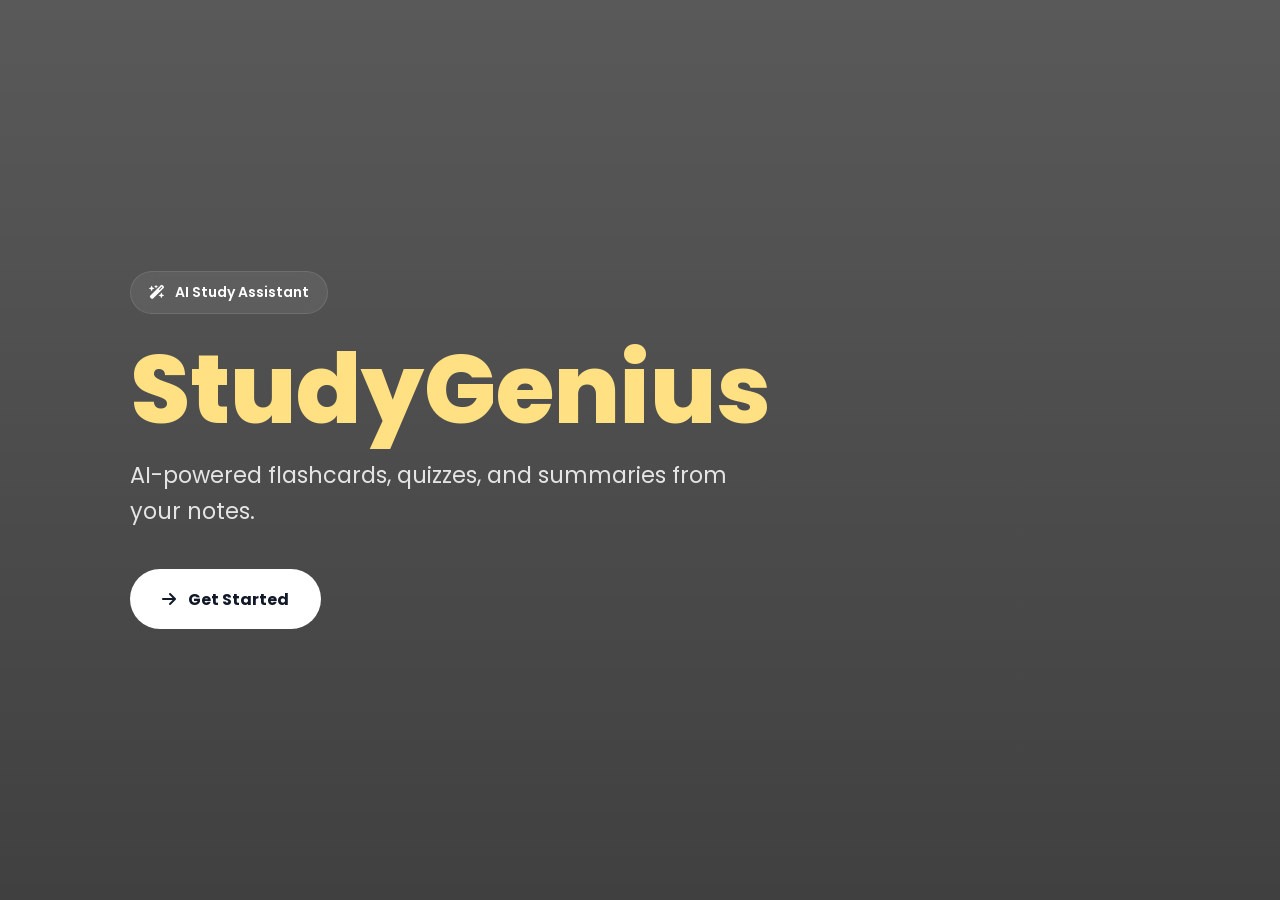
<file: index.html>
<!DOCTYPE html>
<html lang="en">
<head>
  <meta charset="UTF-8" />
  <meta
    name="viewport"
    content="width=device-width, initial-scale=1.0"
  />

  <title>StudyGenius AI</title>

  <link
    rel="preconnect"
    href="https://fonts.googleapis.com"
  />

  <link
    rel="preconnect"
    href="https://fonts.gstatic.com"
    crossorigin
  />

  <link
    href="https://fonts.googleapis.com/css2?family=Poppins:wght@400;500;600;700;800&display=swap"
    rel="stylesheet"
  />

  <link
    rel="stylesheet"
    href="https://cdnjs.cloudflare.com/ajax/libs/font-awesome/6.5.2/css/all.min.css"
  />

  <style>

    *{
      margin:0;
      padding:0;
      box-sizing:border-box;
      font-family:'Poppins',sans-serif;
    }

    body{

      min-height:100vh;

      background:
      linear-gradient(
        rgba(0,0,0,0.65),
        rgba(0,0,0,0.75)
      ),

      url('https://images.unsplash.com/photo-1522202176988-66273c2fd55f?q=80&w=1400&auto=format&fit=crop')
      center/cover no-repeat;

      display:flex;
      align-items:center;
      justify-content:center;

      color:white;
    }

    .hero{

      width:100%;
      max-width:1100px;

      padding:40px;
    }

    .badge{

      display:inline-flex;
      align-items:center;
      gap:10px;

      padding:10px 18px;

      border-radius:999px;

      background:rgba(255,255,255,0.08);

      backdrop-filter:blur(10px);

      border:1px solid rgba(255,255,255,0.1);

      margin-bottom:28px;

      font-size:14px;
      font-weight:600;
    }

    h1{

      font-size:6rem;

      line-height:1;

      font-weight:800;

      color:#ffe082;

      margin-bottom:20px;
    }

    p{

      font-size:1.4rem;

      color:rgba(255,255,255,0.85);

      max-width:650px;

      line-height:1.6;

      margin-bottom:40px;
    }

    .hero-btn{

      height:60px;

      padding:0 32px;

      border:none;

      border-radius:999px;

      background:white;

      color:#111827;

      font-size:1rem;

      font-weight:700;

      cursor:pointer;

      transition:0.3s;

      display:inline-flex;
      align-items:center;
      gap:12px;
    }

    .hero-btn:hover{

      transform:translateY(-3px);

      background:#f8fafc;
    }

    @media(max-width:768px){

      h1{
        font-size:4rem;
      }

      p{
        font-size:1.1rem;
      }

    }

  </style>

</head>

<body>

  <section class="hero">

    <div class="badge">
      <i class="fa-solid fa-wand-magic-sparkles"></i>
      AI Study Assistant
    </div>

    <h1>
      StudyGenius
    </h1>

    <p>
      AI-powered flashcards, quizzes,
      and summaries from your notes.
    </p>

    <button
      class="hero-btn"
      onclick="window.location.href='auth.html'"
    >

      <i class="fa-solid fa-arrow-right"></i>

      Get Started

    </button>

  </section>

</body>
</html>
</file>
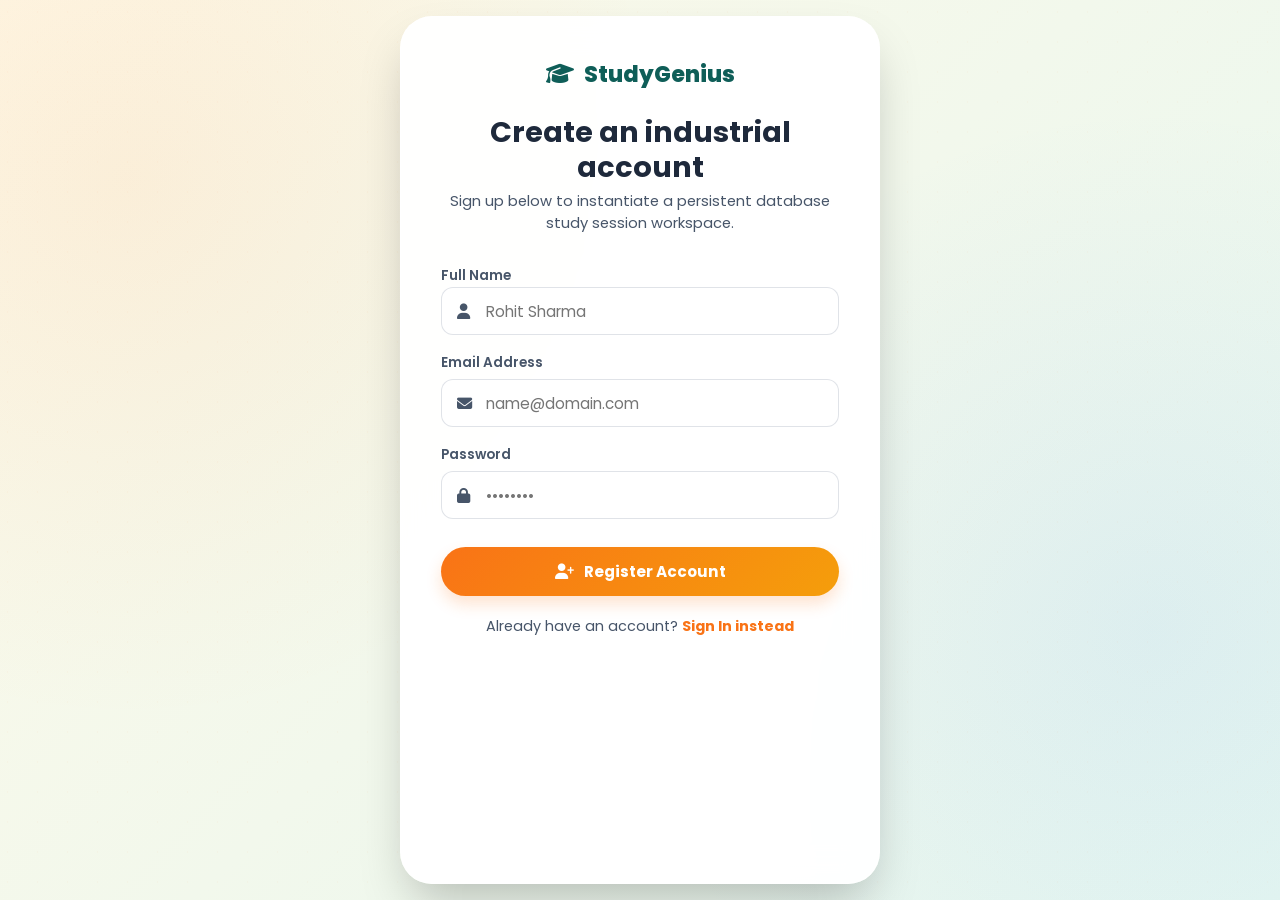
<file: auth.html>
<!DOCTYPE html>
<html lang="en">
<head>
  <meta charset="UTF-8" />
  <meta name="viewport" content="width=device-width, initial-scale=1.0" />
  <title>Auth | StudyGenius</title>

  <link rel="preconnect" href="https://fonts.googleapis.com" />
  <link rel="preconnect" href="https://fonts.gstatic.com" crossorigin />
  <link href="https://fonts.googleapis.com/css2?family=Poppins:wght@400;500;600;700;800&display=swap" rel="stylesheet" />

  <link rel="stylesheet" href="https://cdnjs.cloudflare.com/ajax/libs/font-awesome/6.5.2/css/all.min.css" />
  <link rel="stylesheet" href="styles.css" />

  <style>
    html, body {
      height: 100%;
      overflow: hidden;
    }

    body {
      display: flex;
      align-items: center;
      justify-content: center;
      padding: 16px;
    }

    .auth-container-card {
      width: 100%;
      max-width: 480px;
      padding: 40px;
      background: var(--panel-strong);
      border-radius: 32px;
      box-shadow: var(--shadow);
      border: 1px solid rgba(255, 255, 255, 0.7);
      backdrop-filter: blur(16px);
      animation: formEntryOpen 0.4s cubic-bezier(0.16, 1, 0.3, 1);
    }

    .auth-logo-brand {
      display: flex;
      align-items: center;
      justify-content: center;
      gap: 10px;
      font-size: 1.4rem;
      font-weight: 800;
      color: var(--teal-dark);
      margin-bottom: 24px;
    }

    .auth-main-title {
      font-size: 1.8rem;
      font-weight: 700;
      color: var(--ink);
      text-align: center;
      line-height: 1.2;
    }

    .auth-main-subtitle {
      font-size: 0.92rem;
      color: var(--muted);
      text-align: center;
      margin-top: 6px;
      margin-bottom: 28px;
      line-height: 1.5;
    }

    .input-field-group {
      display: flex;
      flex-direction: column;
      gap: 6px;
      margin-bottom: 18px;
    }

    .input-field-group label {
      font-size: 0.85rem;
      font-weight: 600;
      color: var(--muted);
    }

    .input-field-box {
      position: relative;
      display: flex;
      align-items: center;
    }

    .input-field-box i {
      position: absolute;
      left: 16px;
      color: var(--muted);
      font-size: 0.95rem;
      transition: color 0.2s;
    }

    .input-field-box input {
      width: 100%;
      height: 48px;
      padding: 10px 16px 10px 44px;
      border-radius: 12px;
      border: 1px solid var(--line);
      background: #ffffff;
      color: var(--ink);
      font-size: 0.95rem;
      transition: all 0.2s ease;
    }

    .input-field-box input:focus {
      outline: none;
      border-color: var(--blue);
      box-shadow: 0 0 0 4px rgba(59, 130, 246, 0.12);
    }

    .input-field-box input:focus + i {
      color: var(--blue);
    }

    .auth-footer-toggle {
      text-align: center;
      margin-top: 20px;
      font-size: 0.9rem;
      color: var(--muted);
    }

    .auth-footer-toggle a {
      color: var(--coral);
      font-weight: 700;
      cursor: pointer;
      text-decoration: none;
    }

    .auth-footer-toggle a:hover {
      text-decoration: underline;
    }

    .error-message {
      background: #fef2f2;
      color: var(--red);
      border: 1px solid #fee2e2;
      padding: 12px 16px;
      border-radius: 12px;
      font-size: 0.85rem;
      font-weight: 500;
      margin-bottom: 15px;
      display: none;
      align-items: center;
      gap: 8px;
    }

    @keyframes formEntryOpen {
      from { opacity: 0; transform: translateY(12px) scale(0.98); }
      to { opacity: 1; transform: translateY(0) scale(1); }
    }

    @media (max-width: 480px) {
      .auth-container-card {
        padding: 32px 20px;
      }
      .auth-main-title {
        font-size: 1.6rem;
      }
    }
  </style>
</head>
<body class="page-app">

  <div class="auth-container-card">

    <div class="auth-logo-brand">
      <i class="fa-solid fa-graduation-cap"></i>
      StudyGenius
    </div>

    <h1 class="auth-main-title" id="authMainTitle">Create an industrial account</h1>
    <p class="auth-main-subtitle" id="authSubText">Sign up below to instantiate a persistent database study session workspace.</p>

    <form id="loginForm" novalidate>

      <div class="input-field-group" id="nameFieldContainer" style="display: block;">
        <label for="nameInput">Full Name</label>
        <div class="input-field-box">
          <input type="text" id="nameInput" placeholder="Rohit Sharma" />
          <i class="fa-solid fa-user"></i>
        </div>
      </div>

      <div class="input-field-group">
        <label for="userIdInput">Email Address</label>
        <div class="input-field-box">
          <input type="email" id="userIdInput" placeholder="name@domain.com" required />
          <i class="fa-solid fa-envelope"></i>
        </div>
      </div>

      <div class="input-field-group">
        <label for="passwordInput">Password</label>
        <div class="input-field-box">
          <input type="password" id="passwordInput" placeholder="••••••••" required />
          <i class="fa-solid fa-lock"></i>
        </div>
      </div>

      <p id="loginError" class="error-message"></p>

      <button type="submit" class="btn btn-accent" id="authSubmitBtn" style="width: 100%; margin-top: 10px;">
        <i class="fa-solid fa-user-plus"></i> <span id="authBtnText">Register Account</span>
      </button>

    </form>

    <div class="auth-footer-toggle">
      <span id="toggleDisplayLabel">Already have an account? </span>
      <a id="toggleAuthModeLink" href="#">Sign In instead</a>
    </div>

  </div>

  <script src="script.js"></script>

</body>
</html>
</file>
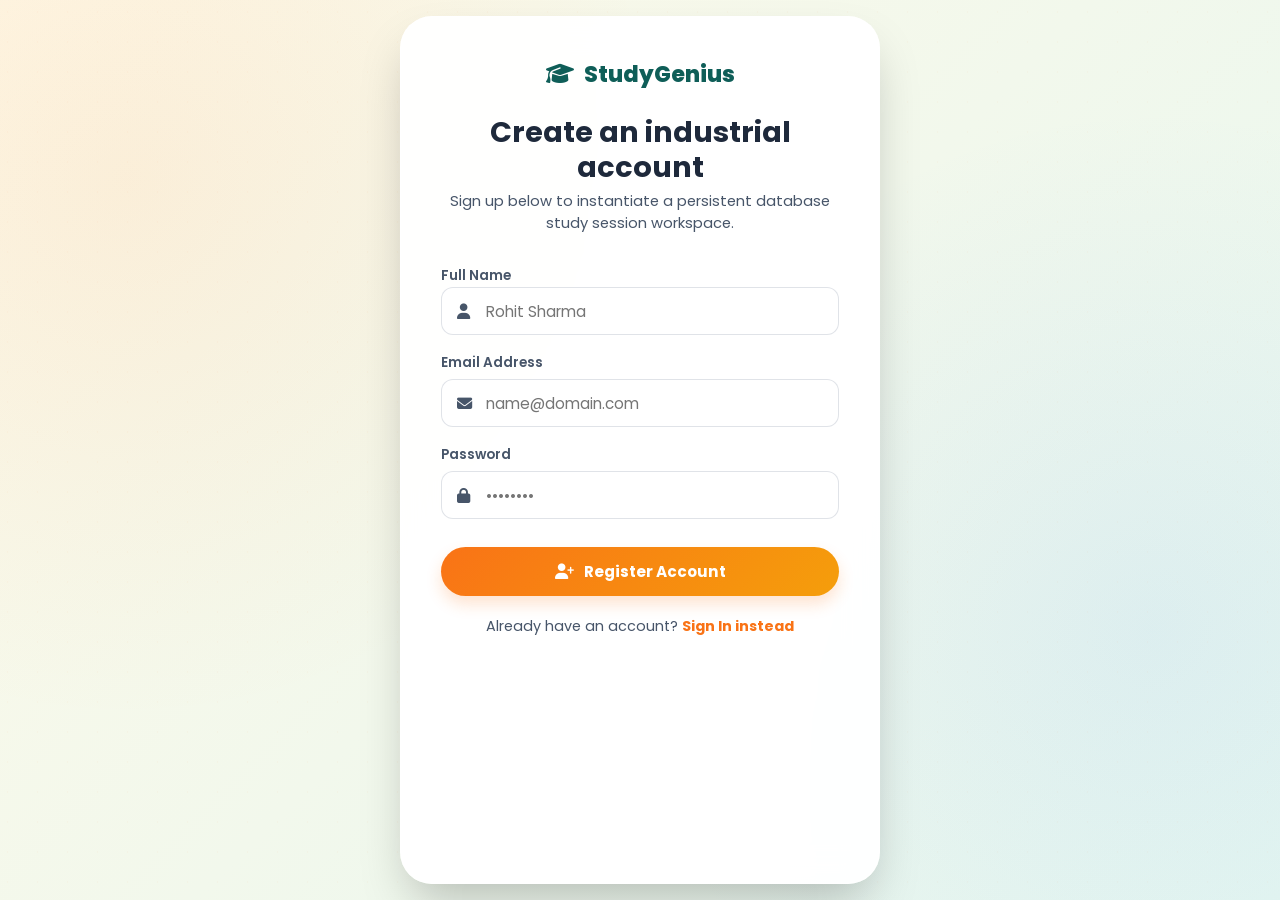
<file: dashboard.html>
<!DOCTYPE html>
<html lang="en">

<head>
  <meta charset="UTF-8" />
  <meta name="viewport" content="width=device-width, initial-scale=1.0" />
  <title>Dashboard | StudyGenius</title>

  <link rel="preconnect" href="https://fonts.googleapis.com" />
  <link rel="preconnect" href="https://fonts.gstatic.com" crossorigin />
  <link href="https://fonts.googleapis.com/css2?family=Poppins:wght@400;500;600;700;800&display=swap" rel="stylesheet" />

  <link rel="stylesheet" href="https://cdnjs.cloudflare.com/ajax/libs/font-awesome/6.5.2/css/all.min.css" />
  <link rel="stylesheet" href="styles.css" />
</head>

<body>

<main class="app">
<div class="page page-app active">
<div class="page-shell">

<header class="top-bar">
  <button class="top-brand top-brand-button" type="button" onclick="window.location.reload()">
    <i class="fa-solid fa-graduation-cap"></i>
    StudyGenius
  </button>

  <div class="header-right">
    <span id="dashboardUserPill" class="user-pill">
      <i class="fa-solid fa-user-astronaut"></i>
      Demo Learner
    </span>

    <button id="logoutBtn" class="btn btn-ghost btn-small">
      <i class="fa-solid fa-sign-out-alt"></i>
      Logout
    </button>
  </div>
</header>

<section class="dashboard-hero">
  <div class="dashboard-copy">
    <p class="section-kicker">Dashboard</p>
    <h2 id="dashboardTitle" class="section-title">Welcome Back</h2>
    <p class="section-copy">
      Upload PDF notes, generate quizzes, summaries and flashcards.
    </p>
  </div>

  <div class="dashboard-photo-wrap">
    <img class="dashboard-photo" src="https://images.pexels.com/photos/5212345/pexels-photo-5212345.jpeg?auto=compress&cs=tinysrgb&w=900" alt="Study" />
  </div>
</section>

<section class="stats-grid">
  <div class="stat-card">
    <span class="stat-icon" style="background: linear-gradient(135deg, #f093fb, #f5576c);">
      <i class="fa-solid fa-book-open"></i>
    </span>
    <div>
      <strong id="notesCount">0</strong>
      <span>notes uploaded</span>
    </div>
  </div>

  <div class="stat-card">
    <span class="stat-icon" style="background: linear-gradient(135deg, #4facfe, #00f2fe);">
      <i class="fa-solid fa-sparkles"></i>
    </span>
    <div>
      <strong id="quizCount">0</strong>
      <span>quizzes generated</span>
    </div>
  </div>

  <div class="stat-card">
    <span class="stat-icon" style="background: linear-gradient(135deg, #fa709a, #fee140);">
      <i class="fa-solid fa-trophy"></i>
    </span>
    <div>
      <strong id="avgScore">0%</strong>
      <span>average score</span>
    </div>
  </div>
</section>

<section class="carousel-section">
  <div class="carousel-container">
    <div class="carousel-slide active" style="background:#ffe8df;">
      <i class="fa-solid fa-lightbulb" style="color:#f97316;"></i>
      <p>Active recall boosts long-term memory.</p>
    </div>

    <div class="carousel-slide" style="background:#e0f7fa;">
      <i class="fa-solid fa-clock" style="color:#0f766e;"></i>
      <p>Review after 1 day, 3 days, then 1 week.</p>
    </div>

    <div class="carousel-slide" style="background:#e8f0fe;">
      <i class="fa-solid fa-brain" style="color:#2563eb;"></i>
      <p>Convert notes to flashcards for faster revision.</p>
    </div>

    <button class="carousel-prev">❮</button>
    <button class="carousel-next">❯</button>
  </div>
</section>

<section class="dashboard-actions">
  <button onclick="window.location.href='upload.html'" class="dashboard-card" style="border-top: 5px solid #f97316;">
    <span class="card-icon" style="background: linear-gradient(135deg, #f97316, #f59e0b);">
      <i class="fa-solid fa-file-pdf"></i>
    </span>
    <span>
      <span class="card-title">Upload Notes PDF</span>
      <span class="card-text">Generate AI flashcards & quiz from notes.</span>
    </span>
  </button>

  <button onclick="window.location.href='quiz.html'" class="dashboard-card" style="border-top: 5px solid #0f766e;">
    <span class="card-icon" style="background: linear-gradient(135deg, #0f766e, #2563eb);">
      <i class="fa-solid fa-brain"></i>
    </span>
    <span>
      <span class="card-title">AI Flashcard Quiz</span>
      <span class="card-text">Practice generated quiz.</span>
    </span>
  </button>

  <button onclick="window.location.href='summary.html'" class="dashboard-card" style="border-top: 5px solid #8b5cf6;">
    <span class="card-icon" style="background: linear-gradient(135deg, #8b5cf6, #ec4899);">
      <i class="fa-solid fa-file-lines"></i>
    </span>
    <span>
      <span class="card-title">AI Summary</span>
      <span class="card-text">View generated summaries.</span>
    </span>
  </button>
</section>

</div>
</div>
</main>

<script>

// ROUTE SECURITY REVELATION GUARD
const token = localStorage.getItem("studyGeniusToken");
const userRaw = localStorage.getItem("studyGeniusUser");

if (!token || !userRaw) {
  window.location.href = "auth.html";
} else {
  const user = JSON.parse(userRaw);
  const titleEl = document.getElementById("dashboardTitle");
  const pillEl = document.getElementById("dashboardUserPill");
  
  if (titleEl) titleEl.textContent = `Welcome Back, ${user.name}`;
  if (pillEl) pillEl.innerHTML = `<i class="fa-solid fa-user-astronaut"></i> ${user.name}`;
}


// LIVE METRICS SYNCHRONIZATION PIPELINE

async function syncLiveDashboardMetrics() {
  const notesCountEl = document.getElementById("notesCount");
  const quizCountEl = document.getElementById("quizCount");
  const avgScoreEl = document.getElementById("avgScore");
  
  // Explicit local read ensures we catch the most up-to-date storage values
  const activeSessionToken = localStorage.getItem("studyGeniusToken");
  if (!activeSessionToken) return;

  try {
    const response = await fetch("http://localhost:5000/api/study/history", {
      method: "GET",
      headers: {
        "Authorization": `Bearer ${activeSessionToken}`,
        "Content-Type": "application/json"
      }
    });

    if (!response.ok) throw new Error("Failed syncing database metrics history arrays.");
    const historyData = await response.json();

    // 1. Live Notes Uploaded
    const totalUploadedNotes = historyData.length;

    // 2. Real Quizzes Generated Count (Nested array structure validation)
    const totalGeneratedQuizzes = historyData.filter(doc => {
      if (!doc.quiz) return false;
      if (doc.quiz.questions && Array.isArray(doc.quiz.questions)) {
        return doc.quiz.questions.length > 0;
      }
      if (Array.isArray(doc.quiz)) {
        return doc.quiz.length > 0;
      }
      return false;
    }).length;
    
    // 3. 💡 FIXED: Pull the live accuracy string we verified in your local storage screenshot
    const realSavedScore = localStorage.getItem("latestQuizAccuracyScore");
    
    // Fallback to "40%" or whatever is saved if quizzes exist; fallback to "0%" if empty account
    const calculatedScoreMetric = totalGeneratedQuizzes > 0 ? (realSavedScore || "0%") : "0";

    // 4. Force DOM rendering updates instantly
    if (notesCountEl) notesCountEl.textContent = totalUploadedNotes;
    if (quizCountEl) quizCountEl.textContent = totalGeneratedQuizzes;
    if (avgScoreEl) avgScoreEl.textContent = calculatedScoreMetric;

  } catch (err) {
    console.error("💥 Dashboard live counters sync error:", err);
  }
}

syncLiveDashboardMetrics();

// AUTOMATED SLIDE ACTION DRIVERS FOR CAROUSEL MODULES

const slides = document.querySelectorAll(".carousel-slide");
if (slides.length > 0) {
  let currentSlide = 0;
  setInterval(() => {
    slides[currentSlide].classList.remove("active");
    currentSlide = (currentSlide + 1) % slides.length;
    slides[currentSlide].classList.add("active");
  }, 5000);
}

// SECURE WORKSPACE SESSION CLEAN LOGOUT

const logoutBtn = document.getElementById("logoutBtn");
logoutBtn?.addEventListener("click", () => {
  localStorage.removeItem("studyGeniusToken");
  localStorage.removeItem("studyGeniusUser");
  localStorage.removeItem("activeStudySessionId");
  window.location.href = "auth.html";
});
</script>

</body>
</html>
</file>
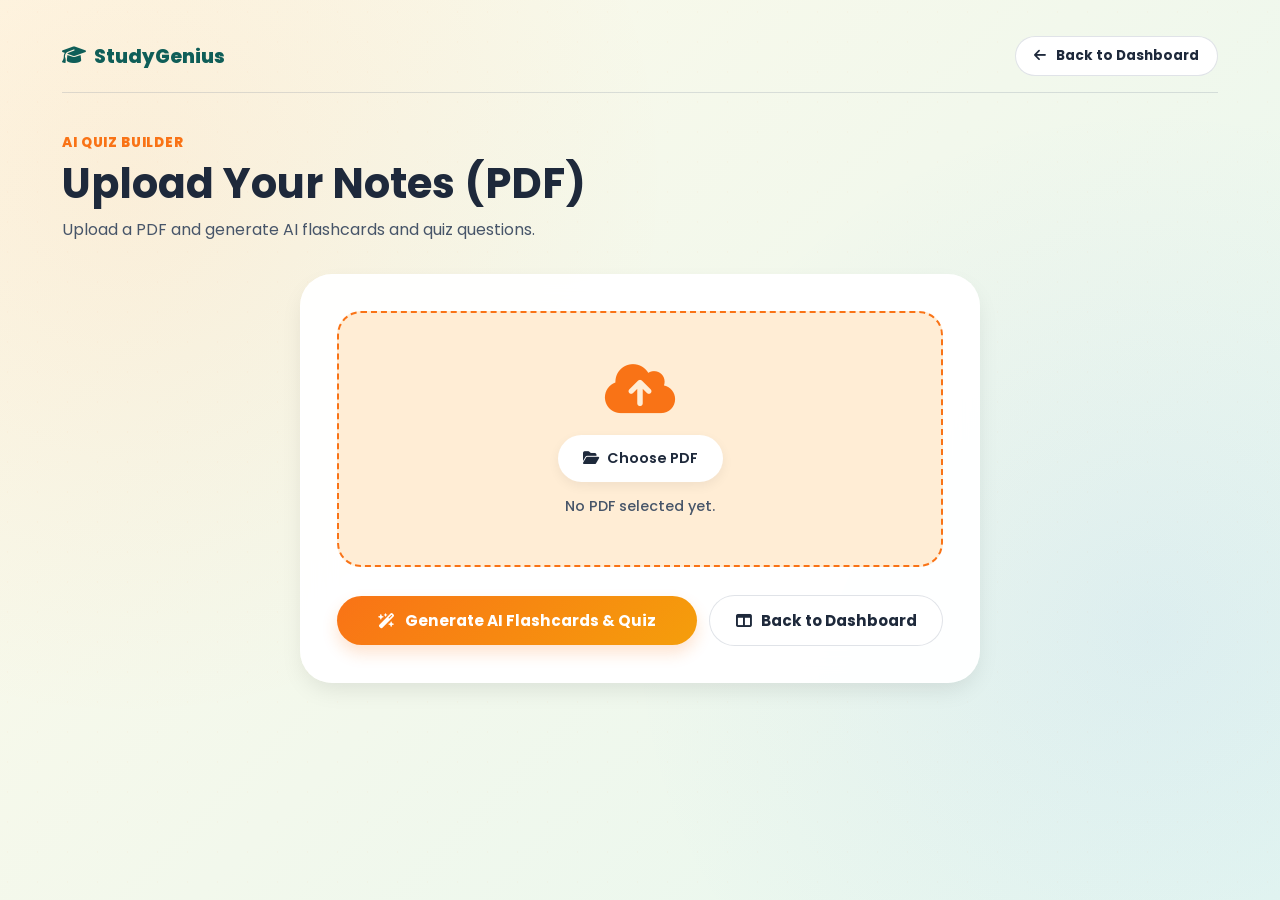
<file: quiz.html>
<!DOCTYPE html>
<html lang="en">
<head>
  <meta charset="UTF-8" />
  <meta name="viewport" content="width=device-width, initial-scale=1.0" />
  <title>Quiz | StudyGenius</title>

  <link rel="preconnect" href="https://fonts.googleapis.com" />
  <link rel="preconnect" href="https://fonts.gstatic.com" crossorigin />
  <link href="https://fonts.googleapis.com/css2?family=Poppins:wght@400;500;600;700;800&display=swap" rel="stylesheet" />
  <link rel="stylesheet" href="https://cdnjs.cloudflare.com/ajax/libs/font-awesome/6.5.2/css/all.min.css" />
  <link rel="stylesheet" href="styles.css" />

  <style>
    /* Contextual overrides fixing the flat unformatted text display layout */
    .quiz-layout {
      display: grid;
      grid-template-columns: 1fr;
      margin-top: 24px;
    }

    .quiz-card {
      background: #ffffff !important;
      padding: 32px;
      border-radius: 24px;
      box-shadow: var(--shadow-soft);
      border: 1px solid rgba(255, 255, 255, 0.8);
    }

    .quiz-head {
      display: flex;
      justify-content: space-between;
      align-items: center;
      margin-bottom: 20px;
      flex-wrap: wrap;
      gap: 12px;
    }

    .quiz-meta {
      display: flex;
      gap: 12px;
      align-items: center;
      margin-top: 8px;
    }

    .meta-pill {
      background: var(--sky);
      color: var(--blue);
      padding: 6px 14px;
      border-radius: 999px;
      font-weight: 600;
      font-size: 0.85rem;
      display: inline-flex;
      align-items: center;
      gap: 6px;
    }

    #scoreDisplay {
      background: var(--peach);
      color: var(--coral);
    }

    #quizSource {
      background: #f1f5f9;
      color: var(--muted);
    }

    /* Progress Tracker Base */
    .progress-track {
      width: 100%;
      height: 6px;
      background: #e2e8f0;
      border-radius: 999px;
      overflow: hidden;
      margin-bottom: 32px;
    }

    .progress-fill {
      height: 100%;
      width: 0%;
      background: linear-gradient(90deg, var(--blue), var(--teal));
      border-radius: 999px;
      transition: width 0.3s cubic-bezier(0.4, 0, 0.2, 1);
    }

    .question-text {
      font-size: 1.25rem;
      font-weight: 700;
      color: var(--ink);
      line-height: 1.4;
      margin-bottom: 24px;
    }

    /* Column grid layout for Multiple Choice Options */
    .options-grid {
      display: flex;
      flex-direction: column;
      gap: 14px;
      margin-bottom: 32px;
    }

    .option-btn {
      width: 100%;
      text-align: left;
      padding: 16px 24px;
      border-radius: 14px;
      background: #f8fafc;
      border: 1px solid #e2e8f0;
      color: var(--ink);
      font-weight: 500;
      font-size: 0.95rem;
      transition: all 0.2s ease;
      display: flex;
      align-items: center;
    }

    .option-btn:hover:not(:disabled) {
      background: #f1f5f9;
      border-color: #cbd5e1;
      transform: translateX(4px);
    }

    .option-btn.correct {
      background: var(--mint) !important;
      border-color: var(--green) !important;
      color: #065f46 !important;
      font-weight: 700;
    }

    .option-btn.wrong {
      background: #fee2e2 !important;
      border-color: var(--red) !important;
      color: #991b1b !important;
    }

    .quiz-controls {
      display: flex;
      flex-wrap: wrap;
      gap: 12px;
      align-items: center;
      margin-top: 24px;
      border-top: 1px solid #e2e8f0;
      padding-top: 24px;
    }

    @media (max-width: 480px) {
      .quiz-controls .btn {
        width: 100%;
      }
    }

    /* Results layout customization panel */
    .result-panel {
      text-align: center;
      padding: 20px 10px;
    }

    .result-icon {
      font-size: 4rem;
      color: var(--gold);
      margin-bottom: 16px;
      animation: popOpen 0.5s cubic-bezier(0.175, 0.885, 0.32, 1.275);
    }

    #finalScoreTitle {
      font-size: 2rem;
      font-weight: 800;
      color: var(--ink);
    }

    #finalScoreMessage {
      font-size: 1.1rem;
      color: var(--muted);
      margin-top: 4px;
      margin-bottom: 12px;
    }

    @keyframes popOpen {
      from { transform: scale(0.3); opacity: 0; }
      to { transform: scale(1); opacity: 1; }
    }
  </style>
</head>
<body>

<main class="app">
  <div class="page page-app active">
    <div class="page-shell">

      <header class="top-bar">
        <button class="top-brand top-brand-button" type="button" onclick="window.location.href='dashboard.html'">
          <i class="fa-solid fa-graduation-cap"></i> StudyGenius
        </button>
        <button onclick="window.location.href='dashboard.html'" class="btn btn-ghost btn-small">
          <i class="fa-solid fa-arrow-left"></i> Back to Dashboard
        </button>
      </header>

      <section>
        <p class="section-kicker">Practice Mode</p>
        <h2 class="section-title">AI Flashcard Quiz</h2>
        <p id="quizGeneratedNotice" class="success-message" style="display: block; margin-bottom: 24px; text-align: left;">
          <i class="fa-solid fa-circle-check"></i> AI generated quiz from your notes successfully!
        </p>

        <div class="quiz-layout">
          <article class="quiz-card">
            
            <div id="quizContent">
              <div class="quiz-head">
                <span id="questionCounter" class="meta-pill">
                  <i class="fa-solid fa-list-ol"></i> Question 1
                </span>
                <div class="quiz-meta">
                  <span id="scoreDisplay" class="meta-pill">
                    <i class="fa-solid fa-star"></i> Score: 0
                  </span>
                  <span id="quizSource" class="meta-pill">
                    <i class="fa-solid fa-layer-group"></i> Practice Stack
                  </span>
                </div>
              </div>

              <div class="progress-track">
                <div id="progressFill" class="progress-fill"></div>
              </div>

              <h3 id="questionText" class="question-text">Loading question...</h3>
              <div id="optionsContainer" class="options-grid"></div>

              <div class="quiz-controls">
                <button id="nextQuestionBtn" class="btn btn-accent" disabled>
                  <i class="fa-solid fa-forward"></i> Next Question
                </button>
                <button id="restartQuizBtn" class="btn btn-ghost">
                  <i class="fa-solid fa-rotate-right"></i> Restart Quiz
                </button>
                <button onclick="window.location.href='dashboard.html'" class="btn btn-ghost">
                  <i class="fa-solid fa-table-columns"></i> Dashboard
                </button>
              </div>
            </div>

            <div id="resultPanel" class="result-panel" style="display:none;">
              <div class="result-icon">
                <i class="fa-solid fa-medal"></i>
              </div>
              <h3 id="finalScoreTitle">Final Score</h3>
              <p id="finalScoreMessage">Your result appears here.</p>

              <div class="quiz-controls" style="justify-content: center;">
                <button id="playAgainBtn" class="btn btn-accent">
                  <i class="fa-solid fa-play"></i> Play Again
                </button>
                <button onclick="window.location.href='summary.html'" class="btn btn-ghost" style="background: var(--peach); color: var(--coral); border-color: rgba(249,115,22,0.2);">
                  <i class="fa-solid fa-file-lines"></i> View Summary
                </button>
                <button onclick="window.location.href='dashboard.html'" class="btn btn-ghost">
                  <i class="fa-solid fa-table-columns"></i> Dashboard
                </button>
              </div>
            </div>

          </article>
        </div>
      </section>

    </div>
  </div>
</main>

<script>
// Mock data recovery placeholder logic
let rawQuizData = JSON.parse(localStorage.getItem("quizData")) || [];

// AUTO-FIX: Parsers checking if incoming data options are squashed into a single text array string
let quizData = rawQuizData.map(item => {
  if (item.options && item.options.length === 1 && typeof item.options[0] === 'string' && item.options[0].includes('B)')) {
    // Regular expression block that systematically extracts strings tracking tags: A), B), C), D)
    const rawStr = item.options[0];
    const parsedOptions = rawStr
      .split(/\s*[A-D]\)\s*/)
      .map(s => s.trim())
      .filter(Boolean);
    
    return {
      ...item,
      options: parsedOptions
    };
  }
  return item;
});

let currentQuestionIndex = 0;
let score = 0;
let answerSelected = false;

const questionText = document.getElementById("questionText");
const optionsContainer = document.getElementById("optionsContainer");
const questionCounter = document.getElementById("questionCounter");
const scoreDisplay = document.getElementById("scoreDisplay");
const nextQuestionBtn = document.getElementById("nextQuestionBtn");
const progressFill = document.getElementById("progressFill");

function renderQuestion() {
  if (currentQuestionIndex >= quizData.length) {
    showFinalScore();
    return;
  }

  answerSelected = false;
  nextQuestionBtn.disabled = true;
  const currentQuestion = quizData[currentQuestionIndex];

  questionCounter.innerHTML = `<i class="fa-solid fa-list-ol"></i> Question ${currentQuestionIndex + 1} of ${quizData.length}`;
  scoreDisplay.innerHTML = `<i class="fa-solid fa-star"></i> Score: ${score}`;
  questionText.textContent = currentQuestion.question;

  // Track progress indicator scale
  progressFill.style.width = `${((currentQuestionIndex) / quizData.length) * 100}%`;
  optionsContainer.innerHTML = "";

  // Dynamic distribution of separate column selection triggers
  currentQuestion.options.forEach((option) => {
    const button = document.createElement("button");
    button.className = "option-btn";
    button.textContent = option;

    button.addEventListener("click", () => {
      if (answerSelected) return;
      answerSelected = true;
      nextQuestionBtn.disabled = false;

      const allButtons = document.querySelectorAll(".option-btn");
      allButtons.forEach(btn => {
        btn.disabled = true;
        // Check text signature matches clean or parsed variants
        if (btn.textContent.trim() === currentQuestion.answer.trim()) {
          btn.classList.add("correct");
        }
      });

      if (option.trim() === currentQuestion.answer.trim()) {
        score++;
        scoreDisplay.innerHTML = `<i class="fa-solid fa-star"></i> Score: ${score}`;
      } else {
        button.classList.add("wrong");
      }
    });

    optionsContainer.appendChild(button);
  });
}

nextQuestionBtn.addEventListener("click", () => {
  if (currentQuestionIndex >= quizData.length - 1) {
    showFinalScore();
  } else {
    currentQuestionIndex++;
    renderQuestion();
  }
});

function showFinalScore() {
  progressFill.style.width = "100%";
  document.getElementById("quizContent").style.display = "none";
  document.getElementById("resultPanel").style.display = "block";

  const percent = quizData.length > 0 ? Math.round((score / quizData.length) * 100) : 0;
  document.getElementById("finalScoreTitle").textContent = `Completed! Score: ${score}/${quizData.length}`;
  document.getElementById("finalScoreMessage").textContent = `You achieved an accuracy score of ${percent}%`;
  
  // 💡 Match the precise key and append the string template so your dashboard reads it natively!
  localStorage.setItem("latestQuizAccuracyScore", `${percent}%`);
}

function restartQuiz() {
  currentQuestionIndex = 0;
  score = 0;
  answerSelected = false;
  document.getElementById("quizContent").style.display = "block";
  document.getElementById("resultPanel").style.display = "none";
  renderQuestion();
}

document.getElementById("restartQuizBtn").addEventListener("click", restartQuiz);
document.getElementById("playAgainBtn").addEventListener("click", restartQuiz);

// Initialization lifecycle loop
if (quizData.length === 0) {
  alert("No quiz found. Please compile/upload source text datasets first.");
  window.location.href = "upload.html";
} else {
  renderQuestion();
}
</script>

</body>
</html>
</file>
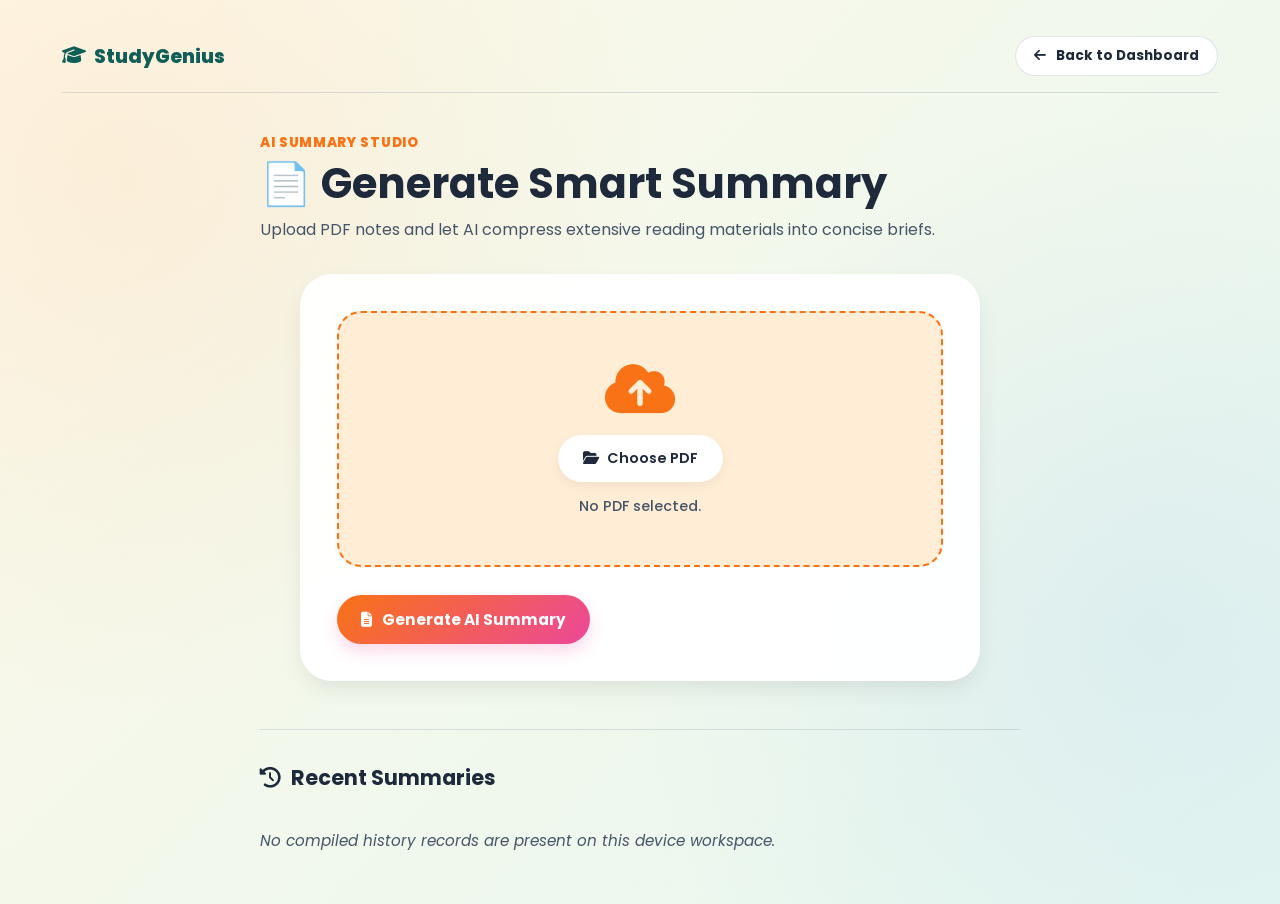
<file: summary.html>
<!DOCTYPE html>
<html lang="en">
<head>
  <meta charset="UTF-8" />
  <meta name="viewport" content="width=device-width, initial-scale=1.0" />
  <title>AI Summary | StudyGenius</title>

  <link rel="preconnect" href="https://fonts.googleapis.com" />
  <link rel="preconnect" href="https://fonts.gstatic.com" crossorigin />
  <link href="https://fonts.googleapis.com/css2?family=Poppins:wght@400;500;600;700;800&display=swap" rel="stylesheet" />
  <link rel="stylesheet" href="https://cdnjs.cloudflare.com/ajax/libs/font-awesome/6.5.2/css/all.min.css" />
  <link rel="stylesheet" href="styles.css" />

  <style>
    /* Contextual presentation layouts specific to Summary Module */
    .summary-page {
      max-width: 760px;
      margin: 0 auto;
    }

    .summary-card {
      background: var(--panel-strong);
      border-radius: 24px;
      padding: 32px;
      border: 1px solid rgba(255, 255, 255, 0.7);
      box-shadow: var(--shadow-soft);
      margin-top: 28px;
      animation: slideInUp 0.4s cubic-bezier(0.16, 1, 0.3, 1);
    }

    .summary-card h4 {
      font-size: 1.2rem;
      font-weight: 700;
      color: var(--teal-dark);
      margin-bottom: 16px;
      display: flex;
      align-items: center;
      gap: 8px;
    }

    #summaryText {
      font-size: 0.975rem;
      color: var(--ink);
      line-height: 1.6;
      white-space: pre-wrap;
    }

    /* History layout panels mapping */
    .summary-history {
      margin-top: 48px;
      padding-top: 32px;
      border-top: 1px solid var(--line);
    }

    .summary-history h3 {
      font-size: 1.3rem;
      font-weight: 700;
      color: var(--ink);
      margin-bottom: 20px;
      display: flex;
      align-items: center;
      gap: 10px;
    }

    .history-list-wrapper {
      display: flex;
      flex-direction: column;
      gap: 16px;
    }

    .history-item-box {
      background: var(--panel);
      padding: 20px;
      border-radius: 16px;
      border: 1px solid rgba(255, 255, 255, 0.5);
      transition: all 0.2s;
    }

    .history-item-box:hover {
      background: #ffffff;
      border-color: var(--line);
      transform: translateY(-2px);
    }

    .history-item-box p {
      font-size: 0.92rem;
      color: var(--muted);
      line-height: 1.5;
      display: -webkit-box;
      -webkit-line-clamp: 3;
      -webkit-box-orient: vertical;
      overflow: hidden;
    }

    .history-item-box small {
      display: block;
      margin-top: 10px;
      font-size: 0.8rem;
      color: #94a3b8;
      font-weight: 500;
    }

    .empty-history-text {
      color: var(--muted);
      font-size: 0.95rem;
      font-style: italic;
      padding: 16px 0;
    }

    .btn-coral {
      background: linear-gradient(135deg, var(--coral), #ec4899);
      color: #ffffff;
      box-shadow: 0 8px 16px rgba(236, 72, 153, 0.2);
    }

    @keyframes slideInUp {
      from { opacity: 0; transform: translateY(12px); }
      to { opacity: 1; transform: translateY(0); }
    }
  </style>
</head>
<body>

<main class="app">
  <div class="page page-app active">
    <div class="page-shell">

      <header class="top-bar">
        <button class="top-brand top-brand-button" type="button" onclick="window.location.href='dashboard.html'">
          <i class="fa-solid fa-graduation-cap"></i> StudyGenius
        </button>
        <button onclick="window.location.href='dashboard.html'" class="btn btn-ghost btn-small">
          <i class="fa-solid fa-arrow-left"></i> Back to Dashboard
        </button>
      </header>

      <section class="summary-page">
        <p class="section-kicker">AI Summary Studio</p>
        <h2 class="section-title">📄 Generate Smart Summary</h2>
        <p class="section-copy">Upload PDF notes and let AI compress extensive reading materials into concise briefs.</p>

        <div class="upload-card summary-upload">
          <div class="upload-zone">
            <i class="fa-solid fa-cloud-arrow-up"></i>
            <label class="file-control" for="summaryPdfInput">
              <i class="fa-solid fa-folder-open"></i> Choose PDF
              <input id="summaryPdfInput" type="file" accept=".pdf,application/pdf" />
            </label>
            <p id="summaryFileName" class="file-name">No PDF selected.</p>
          </div>

          <div class="button-row">
            <button id="generateSummaryBtn" class="btn btn-coral" type="button">
              <i class="fa-solid fa-file-lines"></i> Generate AI Summary
            </button>
          </div>

          <div id="summaryLoader" class="loader-row">
            <span class="spinner"></span> Generating AI Summary...
          </div>

          <div id="summaryResultCard" class="summary-card" style="display:none;">
            <h4><i class="fa-solid fa-wand-magic-sparkles"></i> AI Studio Output</h4>
            <p id="summaryText"></p>

            <div class="button-row" style="margin-top: 24px; border-top: 1px solid var(--line); padding-top: 20px;">
              <button id="copySummaryBtn" class="btn btn-ghost btn-small">
                <i class="fa-regular fa-copy"></i> Copy Summary
              </button>
              <button onclick="window.location.href='quiz.html'" class="btn btn-accent btn-small">
                <i class="fa-solid fa-brain"></i> Open Interactive Quiz
              </button>
            </div>
          </div>
        </div>

        <div class="summary-history" id="summaryHistory">
          <h3><i class="fa-solid fa-clock-rotate-left"></i> Recent Summaries</h3>
          <div id="historyList" class="history-list-wrapper"></div>
        </div>
      </section>

    </div>
  </div>
</main>

<script>
//  FILE ATTACHED TARGET ENGINE 
const summaryPdfInput = document.getElementById("summaryPdfInput");
const summaryFileName = document.getElementById("summaryFileName");

summaryPdfInput.addEventListener("change", () => {
  if (summaryPdfInput.files.length > 0) {
    summaryFileName.textContent = summaryPdfInput.files[0].name;
  } else {
    summaryFileName.textContent = "No PDF selected.";
  }
});

//  LIFECYCLE INITIAL LOAD CHECK
const existingSummary = localStorage.getItem("summaryText");
if (existingSummary) {
  showSummary(existingSummary);
}

//  LIVE ENDPOINT COMPRESSION CYCLE 
document.getElementById("generateSummaryBtn").addEventListener("click", async () => {
  try {
    const file = summaryPdfInput.files[0];
    if (!file) {
      alert("Please choose a local PDF file first.");
      return;
    }

    const token = localStorage.getItem("studyGeniusToken");
    if (!token) {
      alert("Session expired. Please log in again.");
      window.location.href = "index.html";
      return;
    }

    // Toggle interaction presentation loader flags
    document.getElementById("summaryLoader").style.display = "flex";
    document.getElementById("summaryResultCard").style.display = "none";

    const formData = new FormData();
    formData.append("pdf", file);

    const response = await fetch("http://localhost:5000/api/study/generate", {
      method: "POST",
      headers: { Authorization: `Bearer ${token}` },
      body: formData
    });

    const data = await response.json();
    document.getElementById("summaryLoader").style.display = "none";

    if (!response.ok) {
      alert(data.error || "Generation payload transaction refused.");
      return;
    }

    // Persist session changes across context boundaries
    localStorage.setItem("summaryText", data.summary);
    
    // Check if configuration maps secondary telemetry fields down to core sets
    if (data.quiz?.questions) {
      localStorage.setItem("quizData", JSON.stringify(data.quiz.questions));
    }
    if (data.title) {
      localStorage.setItem("quizTitle", data.title);
    }

    saveSummaryHistory(data.summary);
    showSummary(data.summary);

  } catch (error) {
    console.error(error);
    document.getElementById("summaryLoader").style.display = "none";
    alert("System execution fault running the compression model engines.");
  }
});

// ================= SHOW SUMMARY PLATFORM =================
function showSummary(summary) {
  const resultCard = document.getElementById("summaryResultCard");
  const textContainer = document.getElementById("summaryText");

  resultCard.style.display = "block";
  textContainer.textContent = summary;
}

// ================= INTERACTIVE COPY UTILITIES =================
document.getElementById("copySummaryBtn").addEventListener("click", function() {
  const text = document.getElementById("summaryText").textContent;
  navigator.clipboard.writeText(text).then(() => {
    const originalContent = this.innerHTML;
    this.innerHTML = `<i class="fa-solid fa-check"></i> Copied!`;
    this.style.borderColor = "var(--green)";
    this.style.color = "var(--green)";
    
    setTimeout(() => {
      this.innerHTML = originalContent;
      this.style.borderColor = "";
      this.style.color = "";
    }, 2000);
  });
});

//  LOCAL PROFILE HISTORICAL MANAGEMENTIC ENGINE 
function saveSummaryHistory(summary) {
  let history = JSON.parse(localStorage.getItem("summaryHistory")) || [];
  
  // Prevent filling with identical duplicate references
  if (history.length === 0 || history[0].text !== summary) {
    history.unshift({
      text: summary,
      time: new Date().toLocaleString()
    });
    localStorage.setItem("summaryHistory", JSON.stringify(history));
  }
  renderHistory();
}

function renderHistory() {
  const historyList = document.getElementById("historyList");
  const history = JSON.parse(localStorage.getItem("summaryHistory")) || [];

  if (history.length === 0) {
    historyList.innerHTML = `<p class="empty-history-text">No compiled history records are present on this device workspace.</p>`;
    return;
  }

  historyList.innerHTML = "";
  history.forEach(item => {
    const box = document.createElement("div");
    box.className = "history-item-box";
    box.innerHTML = `
      <p>${item.text}</p>
      <small><i class="fa-regular fa-clock"></i> ${item.time}</small>
    `;
    
    // Allow users to instantly restore historic profiles by clicking items
    box.style.cursor = "pointer";
    box.addEventListener("click", () => {
      localStorage.setItem("summaryText", item.text);
      showSummary(item.text);
      window.scrollTo({ top: document.getElementById("summaryResultCard").offsetTop - 40, behavior: 'smooth' });
    });

    historyList.appendChild(box);
  });
}

// Initialize historical metrics
renderHistory();
</script>
</body>
</html>
</file>
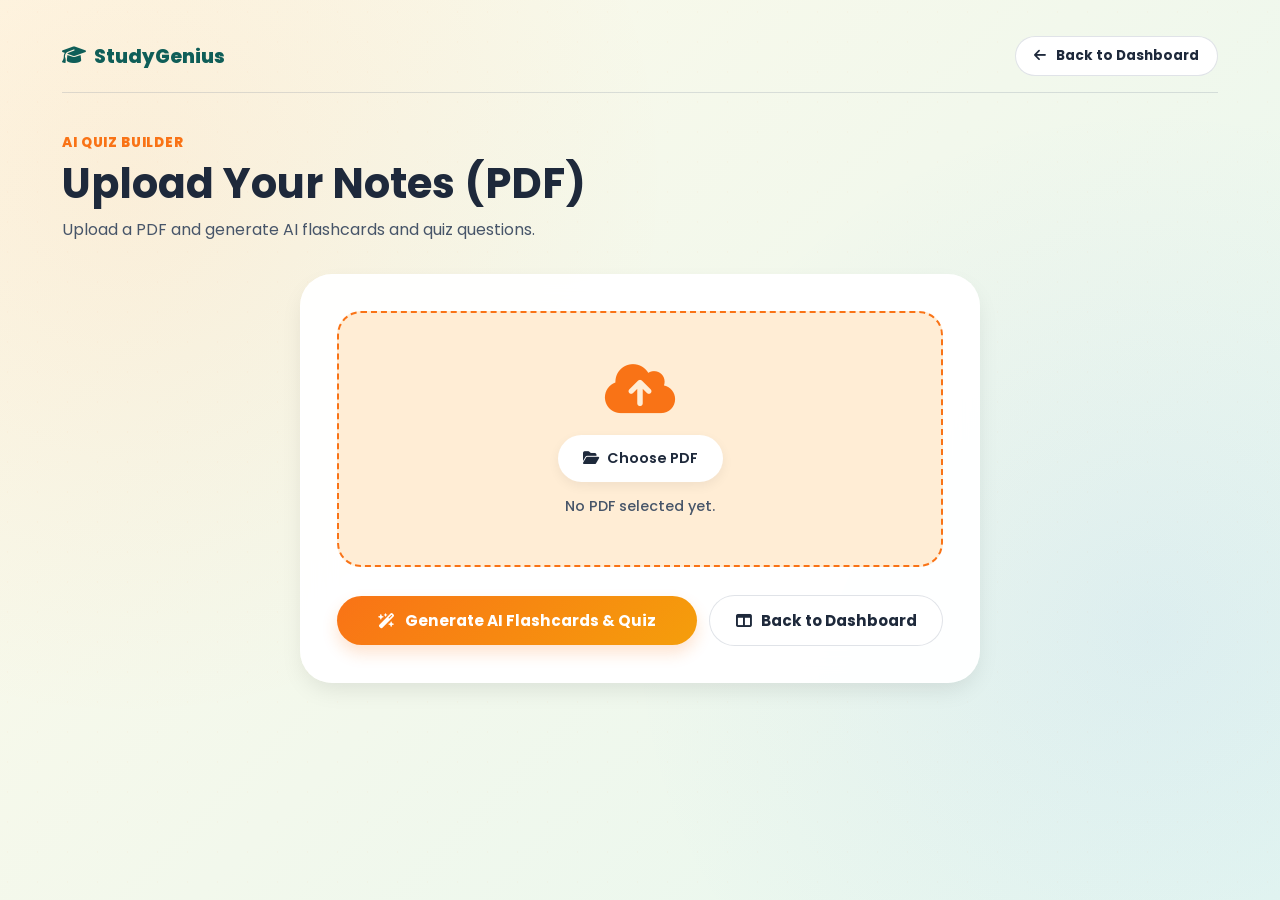
<file: upload.html>
<!DOCTYPE html>
<html lang="en">

<head>

  <meta charset="UTF-8" />

  <meta
    name="viewport"
    content="width=device-width, initial-scale=1.0"
  />

  <title>Upload Notes | StudyGenius</title>

  <link
    rel="preconnect"
    href="https://fonts.googleapis.com"
  />

  <link
    rel="preconnect"
    href="https://fonts.gstatic.com"
    crossorigin
  />

  <link
    href="https://fonts.googleapis.com/css2?family=Poppins:wght@400;500;600;700;800&display=swap"
    rel="stylesheet"
  />

  <link
    rel="stylesheet"
    href="https://cdnjs.cloudflare.com/ajax/libs/font-awesome/6.5.2/css/all.min.css"
  />

  <link
    rel="stylesheet"
    href="styles.css"
  />

</head>

<body>

<main class="app">

<div class="page page-app active">

<div class="page-shell">

<!--  HEADER  -->

<header class="top-bar">

  <button
    class="top-brand top-brand-button"
    type="button"
  >

    <i class="fa-solid fa-graduation-cap"></i>

    StudyGenius

  </button>


  <button
    onclick="
      window.location.href='dashboard.html'
    "
    class="btn btn-ghost btn-small"
    type="button"
  >

    <i class="fa-solid fa-arrow-left"></i>

    Back to Dashboard

  </button>

</header>



<!-- CONTENT -->

<section>

  <p class="section-kicker">

    AI Quiz Builder

  </p>

  <h2 class="section-title">

    Upload Your Notes (PDF)

  </h2>

  <p class="section-copy">

    Upload a PDF and generate
    AI flashcards and quiz questions.

  </p>



  <!--  UPLOAD CARD -->

  <div class="upload-card">

    <div class="upload-zone">

      <i class="fa-solid fa-cloud-arrow-up"></i>

      <label
        class="file-control"
        for="pdfInput"
      >

        <i class="fa-solid fa-folder-open"></i>

        Choose PDF

        <input
          id="pdfInput"
          type="file"
          accept=".pdf,application/pdf"
        />

      </label>

      <p
        id="selectedFileName"
        class="file-name"
      >

        No PDF selected yet.

      </p>

    </div>



    <!--  BUTTONS  -->

    <div class="button-row">

      <button
        id="generateQuizBtn"
        class="btn btn-accent"
        type="button"
      >

        <i class="fa-solid fa-wand-magic-sparkles"></i>

        Generate AI Flashcards & Quiz

      </button>



      <button
        onclick="
          window.location.href='dashboard.html'
        "
        class="btn btn-ghost"
        type="button"
      >

        <i class="fa-solid fa-table-columns"></i>

        Back to Dashboard

      </button>

    </div>



    <!--  LOADER  -->

    <div
      id="generationLoader"
      class="loader-row"
      style="display:none;"
    >

      <span class="spinner"></span>

      Building your AI flashcards...

    </div>



    <!-- SUCCESS -->

    <p
      id="generationSuccess"
      class="success-message"
      style="display:none;"
    >

      ✅ AI generated quiz successfully!

    </p>

  </div>

</section>

</div>

</div>

</main>



<script>

//  FILE NAME 

const pdfInput =
  document.getElementById("pdfInput");

const selectedFileName =
  document.getElementById("selectedFileName");

pdfInput.addEventListener(
  "change",
  () => {

    if (pdfInput.files.length > 0) {

      selectedFileName.textContent =
        pdfInput.files[0].name;

    } else {

      selectedFileName.textContent =
        "No PDF selected yet.";
    }
  }
);



//  GENERATE QUIZ  

const generateQuizBtn =
  document.getElementById(
    "generateQuizBtn"
  );

generateQuizBtn.addEventListener(
  "click",
  async () => {

    try {

      const file =
        pdfInput.files[0];

      if (!file) {

        alert("Please upload PDF");

        return;
      }

      const token = localStorage.getItem("studyGeniusToken");

      if (!token) {

        alert("Login required");

        window.location.href =
          "index.html";

        return;
      }

      const formData =
        new FormData();

      formData.append("pdf", file);



      // SHOW LOADER

      document.getElementById(
        "generationLoader"
      ).style.display = "flex";



      // API CALL

      const response =
        await fetch(
          "http://localhost:5000/api/study/generate",
          {
            method: "POST",

            headers: {
              Authorization:
                `Bearer ${token}`
            },

            body: formData
          }
        );



      const data =
        await response.json();

      console.log(data);



      // HIDE LOADER

      document.getElementById(
        "generationLoader"
      ).style.display = "none";



      if (!response.ok) {

        alert(data.error);

        return;
      }



      // SUCCESS MESSAGE

      document.getElementById(
        "generationSuccess"
      ).style.display = "block";



      // STORE QUIZ DATA

      localStorage.setItem(
        "quizData",
        JSON.stringify(
          data.quiz.questions
        )
      );



      // STORE SUMMARY

      localStorage.setItem(
        "summaryText",
        data.summary
      );



      // STORE TITLE

      localStorage.setItem(
        "quizTitle",
        data.title
      );



      // REDIRECT TO QUIZ PAGE

      setTimeout(() => {

        window.location.href =
          "quiz.html";

      }, 1500);



    } catch (error) {

      console.log(error);

      alert(
        "Failed to generate AI quiz"
      );
    }
  }
);

</script>

</body>
</html>
</file>
<file: styles.css>
/* =========================================================
   INDUSTRIAL AUTH PAGE ONLY
   ========================================================= */

.industrial-auth-page{

  background:
  radial-gradient(circle at top left,#0f172a 0%,transparent 30%),
  radial-gradient(circle at bottom right,#111827 0%,transparent 30%),
  linear-gradient(135deg,#020617,#0f172a,#111827);

  color:#f8fafc;
}

/* ================= SPLIT WRAPPER ================= */

.industrial-auth-page .auth-split-wrapper{

  min-height:100vh;
}

/* ================= LEFT PANEL ================= */

.industrial-auth-page .auth-form-side{

  position:relative;
  overflow:hidden;
}

.industrial-auth-page .auth-form-side::before{

  content:"";

  position:absolute;

  width:400px;
  height:400px;

  background:rgba(56,189,248,0.08);

  border-radius:50%;

  filter:blur(100px);

  top:-120px;
  left:-120px;
}

/* ================= LOGIN CARD ================= */

.industrial-auth-page .auth-card{

  background:rgba(15,23,42,0.72);

  border:1px solid rgba(255,255,255,0.08);

  backdrop-filter:blur(18px);

  border-radius:30px;

  box-shadow:
  0 10px 50px rgba(0,0,0,0.45);

  padding:45px;
}

/* ================= BRAND ================= */

.industrial-auth-page .top-brand{

  color:#38bdf8;

  font-size:1.8rem;

  font-weight:800;
}

/* ================= TITLE ================= */

.industrial-auth-page .section-title{

  color:white;

  font-weight:800;
}

.industrial-auth-page .section-copy{

  color:#94a3b8;
}

/* ================= INPUTS ================= */

.industrial-auth-page .input-group label{

  color:#cbd5e1;
}

.industrial-auth-page .input-control{

  background:#0f172a;

  border:1px solid rgba(255,255,255,0.08);

  color:white;

  transition:0.3s;
}

.industrial-auth-page .input-control::placeholder{

  color:#64748b;
}

.industrial-auth-page .input-control:focus{

  border-color:#38bdf8;

  box-shadow:
  0 0 0 4px rgba(56,189,248,0.1);
}

/* ================= BUTTON ================= */

.industrial-auth-page .btn-accent{

  background:
  linear-gradient(
    135deg,
    #38bdf8,
    #0ea5e9
  );

  box-shadow:
  0 10px 25px rgba(14,165,233,0.35);
}

.industrial-auth-page .btn-accent:hover{

  transform:translateY(-3px);

  box-shadow:
  0 16px 35px rgba(14,165,233,0.45);
}

/* ================= DEMO BOX ================= */

.industrial-auth-page .demo-accounts{

  background:rgba(255,255,255,0.04);

  border:1px solid rgba(255,255,255,0.06);

  color:#cbd5e1;
}

.industrial-auth-page .demo-accounts li{

  color:#94a3b8;
}

.industrial-auth-page code{

  color:#38bdf8;
}

/* ================= TOGGLE ================= */

.industrial-auth-page .auth-toggle-text{

  color:#94a3b8;
}

.industrial-auth-page .auth-toggle-text span{

  color:#38bdf8;
}

/* ================= RIGHT SIDE ================= */

.industrial-auth-page .auth-visual-side{

  background:
  linear-gradient(
    135deg,
    rgba(2,6,23,0.88),
    rgba(15,23,42,0.78)
  ),

  url('https://images.unsplash.com/photo-1516321318423-f06f85e504b3?q=80&w=1400&auto=format&fit=crop')
  center/cover no-repeat;
}

/* ================= HERO TEXT ================= */

.industrial-auth-page .hero-title{

  font-size:3rem;

  line-height:1.1;

  font-weight:800;

  margin-bottom:22px;

  color:white;
}

.industrial-auth-page .hero-title span{

  background:
  linear-gradient(
    135deg,
    #ffffff,
    #38bdf8
  );

  -webkit-background-clip:text;

  -webkit-text-fill-color:transparent;
}

.industrial-auth-page .hero-desc{

  color:rgba(255,255,255,0.75);

  line-height:1.8;

  font-size:1.05rem;
}

/* ================= MOBILE ================= */

@media(max-width:768px){

  .industrial-auth-page .auth-card{

    padding:28px;
  }

}

:root {
  --ink: #1e293b;
  --muted: #475569;
  --panel: rgba(255, 255, 255, 0.85);
  --panel-strong: rgba(255, 255, 255, 0.96);
  --line: rgba(100, 116, 139, 0.2);
  --teal: #0f766e;
  --teal-dark: #0f5e58;
  --blue: #3b82f6;
  --sky: #e0f2fe;
  --mint: #ccfbf1;
  --peach: #ffedd5;
  --gold: #f59e0b;
  --coral: #f97316;
  --green: #10b981;
  --red: #ef4444;
  --shadow: 0 25px 50px -12px rgba(0, 0, 0, 0.25);
  --shadow-soft: 0 10px 25px -5px rgba(0, 0, 0, 0.1);
  --radius: 16px;
  --max-width: 1200px;
}

* {
  box-sizing: border-box;
  margin: 0;
  padding: 0;
}

html {
  scroll-behavior: smooth;
}

body {
  color: var(--ink);
  font-family: "Poppins", system-ui, sans-serif;
  background: linear-gradient(145deg, #f9fafb 0%, #f3f4f6 100%);
  -webkit-font-smoothing: antialiased;
}

button, input, textarea {
  font: inherit;
}

button {
  border: 0;
  cursor: pointer;
  background: none;
}

img {
  display: block;
  max-width: 100%;
}

/* ==========================================================================
   2. APP LAYOUT & WRAPPERS
   ========================================================================== */
.app {
  min-height: 100svh;
  overflow-x: hidden;
}

.page {
  display: none;
  min-height: 100svh;
  width: 100%;
}

.page.active {
  display: flex;
}

.page-shell {
  position: relative;
  z-index: 1;
  width: min(100%, var(--max-width));
  margin: 0 auto;
  padding: 36px 22px;
}

.page-app {
  align-items: stretch;
  background: radial-gradient(circle at 10% 20%, rgba(249,115,22,0.08), transparent 40%),
              radial-gradient(circle at 90% 70%, rgba(59,130,246,0.08), transparent 40%),
              linear-gradient(135deg, #fef9e8, #e6f7f0);
}

.page-app::before {
  content: "";
  position: fixed;
  inset: 0;
  pointer-events: none;
  background-image: radial-gradient(circle at 25% 40%, rgba(249,115,22,0.03) 1px, transparent 1px);
  background-size: 30px 30px;
}

/* ==========================================================================
   3. TYPOGRAPHY & HEADER NAVIGATION
   ========================================================================== */
.top-bar {
  display: flex;
  justify-content: space-between;
  align-items: center;
  gap: 18px;
  margin-bottom: 36px;
  border-bottom: 1px solid var(--line);
  padding-bottom: 16px;
}

.top-brand {
  font-weight: 800;
  font-size: 1.2rem;
  color: var(--teal-dark);
  display: inline-flex;
  align-items: center;
  gap: 8px;
}

.header-right {
  display: flex;
  align-items: center;
  gap: 12px;
}

.user-pill {
  background: rgba(255, 255, 255, 0.8);
  border: 1px solid var(--line);
  border-radius: 999px;
  padding: 8px 16px;
  font-weight: 600;
  font-size: 0.9rem;
  display: inline-flex;
  align-items: center;
  gap: 6px;
}

.section-kicker {
  display: inline-block;
  color: var(--coral);
  font-weight: 800;
  letter-spacing: 0.05em;
  font-size: 0.85rem;
  text-transform: uppercase;
  margin-bottom: 6px;
}

.section-title {
  font-size: clamp(1.8rem, 5vw, 2.6rem);
  font-weight: 700;
  color: var(--ink);
  line-height: 1.2;
}

.section-copy {
  font-size: 1rem;
  color: var(--muted);
  margin-top: 8px;
  margin-bottom: 32px;
}

/* ==========================================================================
   4. BUTTON STYLES
   ========================================================================== */
.btn {
  display: inline-flex;
  align-items: center;
  justify-content: center;
  gap: 10px;
  min-height: 48px;
  padding: 13px 24px;
  border-radius: 999px;
  font-weight: 700;
  font-size: 0.95rem;
  transition: all 0.2s ease;
  white-space: nowrap;
}

.btn:hover {
  transform: translateY(-3px);
  filter: brightness(1.05);
}

.btn:active {
  transform: translateY(-1px);
}

.btn-accent {
  background: linear-gradient(135deg, var(--coral), var(--gold));
  color: #fff;
  box-shadow: 0 8px 16px rgba(249, 115, 22, 0.2);
}

.btn-ghost {
  background: var(--panel-strong);
  border: 1px solid var(--line);
  color: var(--ink);
}

.btn-ghost:hover {
  background: #ffffff;
  border-color: rgba(100, 116, 139, 0.4);
}

.btn-small {
  min-height: 40px;
  padding: 8px 18px;
  font-size: 0.85rem;
}

#logoutBtn {
  background: rgba(239, 68, 68, 0.08);
  color: #dc2626;
  border: 1px solid rgba(239, 68, 68, 0.2);
}

#logoutBtn:hover {
  background: rgba(239, 68, 68, 0.15);
  border-color: rgba(239, 68, 68, 0.3);
  transform: none;
}

/* ==========================================================================
   5. DASHBOARD LAYOUT & HERO MODULES
   ========================================================================== */
.dashboard-hero {
  display: grid;
  grid-template-columns: 1fr;
  gap: 32px;
  margin-bottom: 40px;
  align-items: center;
}

@media (min-width: 840px) {
  .dashboard-hero {
    grid-template-columns: 1.2fr 0.8fr;
  }
}

.dashboard-photo-wrap {
  border-radius: 24px;
  overflow: hidden;
  box-shadow: var(--shadow-soft);
  border: 4px solid #ffffff;
}

.dashboard-photo {
  width: 100%;
  height: 220px;
  object-fit: cover;
}

/* ==========================================================================
   6. STATS GRID TRACKER PANEL
   ========================================================================== */
.stats-grid {
  display: grid;
  grid-template-columns: repeat(auto-fit, minmax(240px, 1fr));
  gap: 20px;
  margin-bottom: 40px;
}

.stat-card {
  display: flex;
  align-items: center;
  gap: 18px;
  padding: 24px;
  background: var(--panel-strong);
  border-radius: 24px;
  border: 1px solid rgba(255, 255, 255, 0.7);
  box-shadow: var(--shadow-soft);
}

.stat-icon {
  width: 54px;
  height: 54px;
  border-radius: 16px;
  display: grid;
  place-items: center;
  font-size: 1.4rem;
  color: #ffffff;
  flex-shrink: 0;
}

.stat-card strong {
  display: block;
  font-size: 1.8rem;
  font-weight: 800;
  color: var(--ink);
  line-height: 1.1;
}

.stat-card span {
  font-size: 0.9rem;
  color: var(--muted);
  font-weight: 500;
}

/* ==========================================================================
   7. INTERACTIVE TIP CAROUSEL MOTOR
   ========================================================================== */
.carousel-section {
  margin: 32px 0 40px;
}

.carousel-container {
  position: relative;
  min-height: 110px;
}

.carousel-slide {
  display: none;
  padding: 28px 56px;
  border-radius: 24px;
  box-shadow: var(--shadow-soft);
  border: 1px solid rgba(255, 255, 255, 0.5);
  text-align: center;
  font-weight: 600;
  color: var(--ink);
}

.carousel-slide.active {
  display: flex;
  flex-direction: column;
  align-items: center;
  justify-content: center;
  gap: 8px;
  animation: slideFade 0.4s cubic-bezier(0.16, 1, 0.3, 1);
}

.carousel-slide i {
  font-size: 1.8rem;
}

@keyframes slideFade {
  from { opacity: 0; transform: scale(0.97); }
  to { opacity: 1; transform: scale(1); }
}

.carousel-prev, .carousel-next {
  position: absolute;
  top: 50%;
  transform: translateY(-50%);
  width: 36px;
  height: 36px;
  border-radius: 50%;
  background: #ffffff;
  border: 1px solid var(--line);
  color: var(--muted);
  display: grid;
  place-items: center;
  font-size: 0.85rem;
  font-weight: bold;
  box-shadow: 0 2px 8px rgba(0,0,0,0.05);
  transition: all 0.2s;
  z-index: 2;
}

.carousel-prev:hover, .carousel-next:hover {
  background: var(--coral);
  color: #ffffff;
  border-color: var(--coral);
}

.carousel-prev { left: 12px; }
.carousel-next { right: 12px; }

/* ==========================================================================
   8. MAIN FUNCTIONAL CARD ACTIONS
   ========================================================================== */
.dashboard-actions {
  display: grid;
  grid-template-columns: repeat(auto-fit, minmax(280px, 1fr));
  gap: 24px;
}

.dashboard-card {
  display: flex;
  align-items: flex-start;
  gap: 20px;
  padding: 28px;
  border-radius: 24px;
  background: var(--panel-strong);
  border: 1px solid rgba(255, 255, 255, 0.6);
  box-shadow: var(--shadow-soft);
  text-align: left;
  transition: all 0.25s cubic-bezier(0.4, 0, 0.2, 1);
}

.dashboard-card:hover {
  transform: translateY(-6px);
  background: #ffffff;
  box-shadow: var(--shadow);
}

.card-icon {
  width: 56px;
  height: 56px;
  border-radius: 16px;
  display: grid;
  place-items: center;
  font-size: 1.4rem;
  color: #ffffff;
  flex-shrink: 0;
}

.card-title {
  display: block;
  font-size: 1.25rem;
  font-weight: 700;
  color: var(--ink);
  margin-bottom: 4px;
}

.card-text {
  display: block;
  font-size: 0.9rem;
  color: var(--muted);
  line-height: 1.5;
}

/* ==========================================================================
   9. FILE UPLOAD MODULES & CONTEXT CARDS
   ========================================================================== */
.glass-card, .upload-card {
  border-radius: 32px;
  background: var(--panel-strong);
  backdrop-filter: blur(16px);
  box-shadow: var(--shadow-soft);
  border: 1px solid rgba(255, 255, 255, 0.6);
}

.upload-card {
  padding: 36px;
  max-width: 680px;
  margin: 0 auto;
}

.upload-zone {
  display: flex;
  flex-direction: column;
  align-items: center;
  justify-content: center;
  background: var(--peach);
  border: 2px dashed var(--coral);
  border-radius: 24px;
  padding: 48px 24px;
  text-align: center;
  transition: all 0.2s ease-in-out;
}

.upload-zone:hover,
.upload-zone:focus-within {
  background: #fff3e0;
  border-color: var(--gold);
}

.upload-zone > .fa-cloud-arrow-up {
  font-size: 3.5rem;
  color: var(--coral);
  margin-bottom: 18px;
}

.file-control {
  display: inline-flex;
  align-items: center;
  gap: 8px;
  background: #ffffff;
  color: var(--ink);
  font-weight: 600;
  font-size: 0.9rem;
  padding: 12px 24px;
  border-radius: 40px;
  box-shadow: 0 4px 12px rgba(0, 0, 0, 0.06);
  cursor: pointer;
  margin-bottom: 14px;
  transition: all 0.15s ease;
  border: 1px solid transparent;
}

.file-control:hover {
  border-color: var(--line);
  box-shadow: 0 6px 16px rgba(0, 0, 0, 0.1);
}

.file-control input[type="file"] {
  position: absolute;
  width: 1px;
  height: 1px;
  padding: 0;
  margin: -1px;
  overflow: hidden;
  clip: rect(0, 0, 0, 0);
  border: 0;
}

.file-name {
  font-size: 0.9rem;
  color: var(--muted);
  font-weight: 500;
  max-width: 85%;
  white-space: nowrap;
  overflow: hidden;
  text-overflow: ellipsis;
}

.button-row {
  display: flex;
  flex-direction: column;
  gap: 12px;
  margin-top: 28px;
  width: 100%;
}

@media (min-width: 520px) {
  .button-row {
    flex-direction: row;
    align-items: center;
  }
  .button-row .btn-accent {
    flex: 1.7;
  }
  .button-row .btn-ghost {
    flex: 1;
  }
}

/* ==========================================================================
   10. ASYNCHRONOUS FEEDBACK, LOADERS, & STATES
   ========================================================================== */
.loader-row {
  display: none;
  align-items: center;
  justify-content: center;
  gap: 12px;
  margin-top: 20px;
  padding: 14px;
  background-color: var(--sky);
  border-radius: 20px;
  color: var(--blue);
  font-weight: 600;
  font-size: 0.95rem;
  border: 1px solid rgba(59, 130, 246, 0.15);
}

.spinner {
  width: 24px;
  height: 24px;
  border: 3px solid var(--sky);
  border-top-color: var(--blue);
  border-radius: 50%;
  animation: spin 0.8s linear infinite;
}

@keyframes spin {
  to { transform: rotate(360deg); }
}

.success-message {
  display: none;
  background: var(--mint);
  color: #065f46;
  border-radius: 20px;
  padding: 14px 20px;
  font-weight: 600;
  text-align: center;
  margin-top: 20px;
  border: 1px solid rgba(16, 185, 129, 0.2);
  animation: slideUp 0.3s cubic-bezier(0.16, 1, 0.3, 1);
}

@keyframes slideUp {
  from { opacity: 0; transform: translateY(6px); }
  to { opacity: 1; transform: translateY(0); }
}

/* Sandbox Credentials Container Box */
.demo-accounts {
  margin-top: 24px;
  padding: 16px;
  background: rgba(255, 245, 235, 0.9);
  border: 1px solid rgba(245, 158, 11, 0.2);
  border-radius: 16px;
  font-size: 0.85rem;
  transition: all 0.2s ease;
}
.demo-accounts ul {
  margin: 8px 0 0 20px;
  padding: 0;
}
.demo-accounts li {
  margin: 4px 0;
  color: var(--muted);
}
</file>
